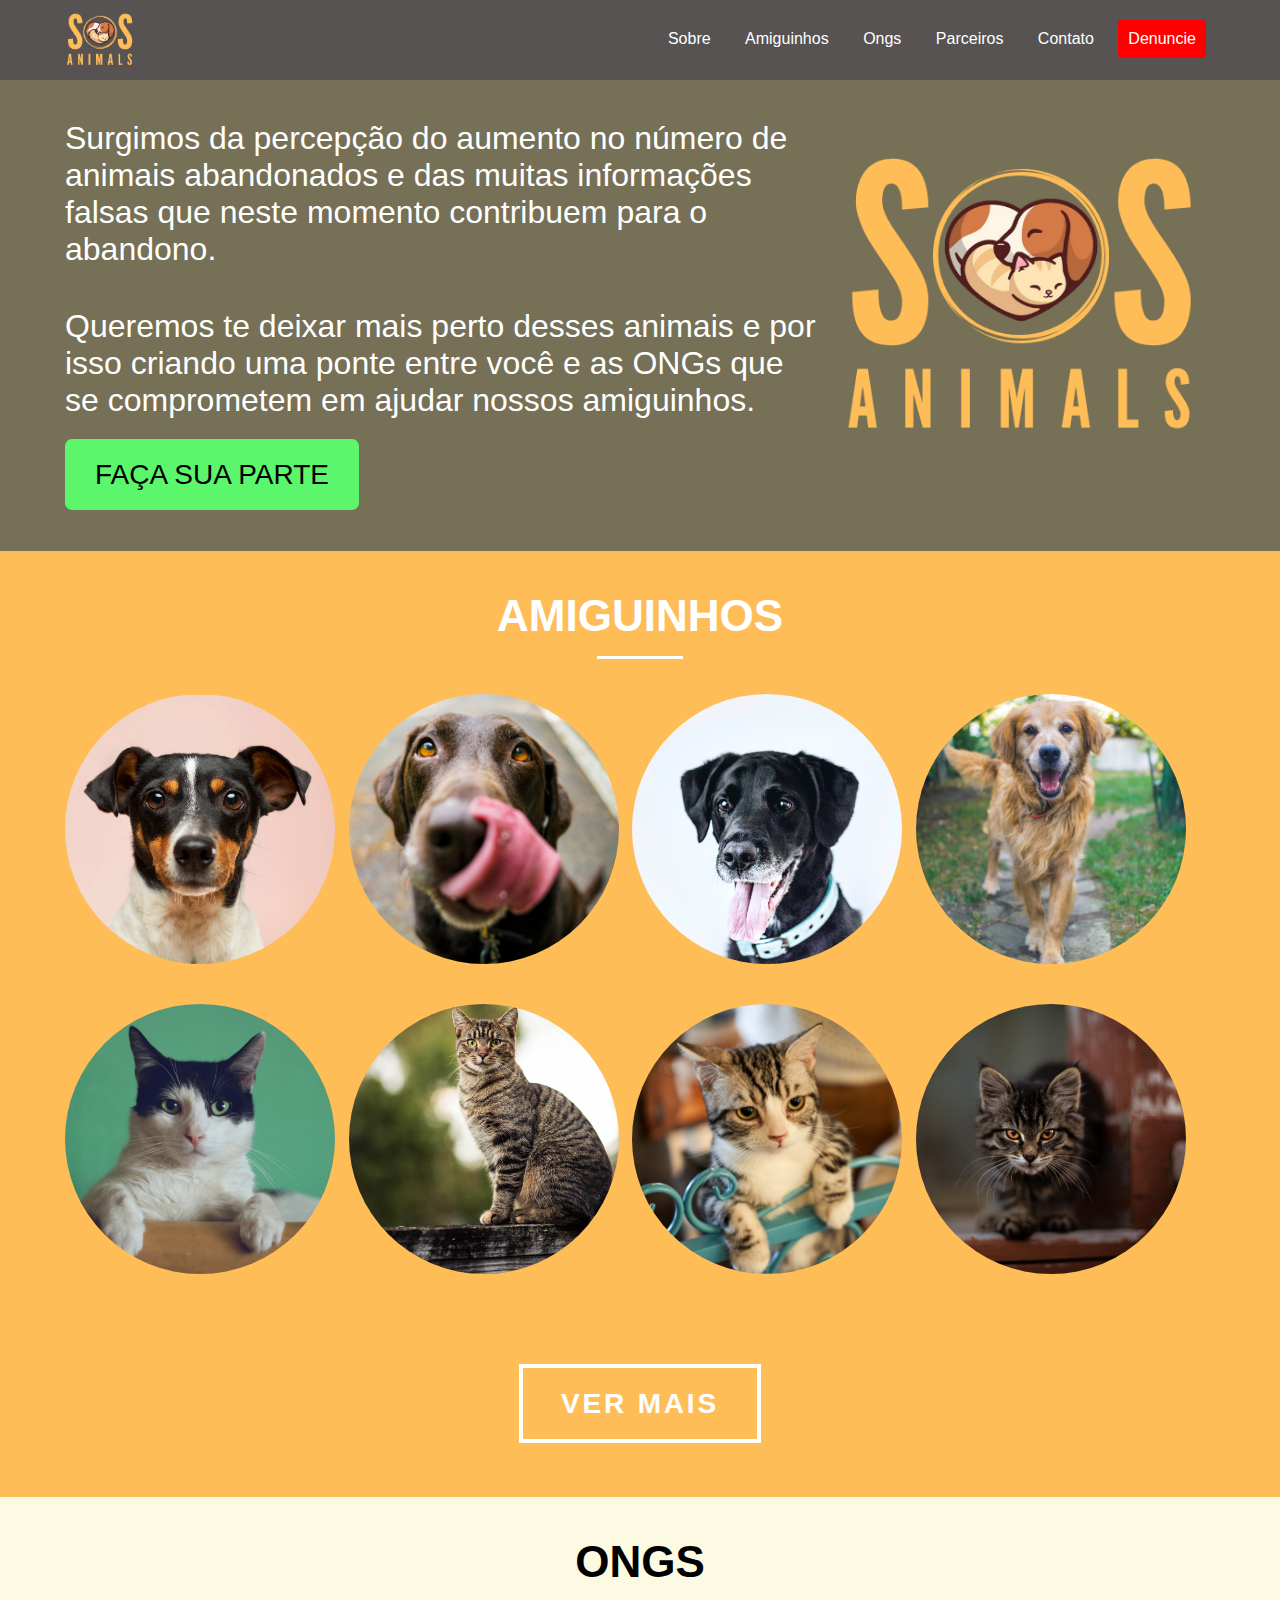
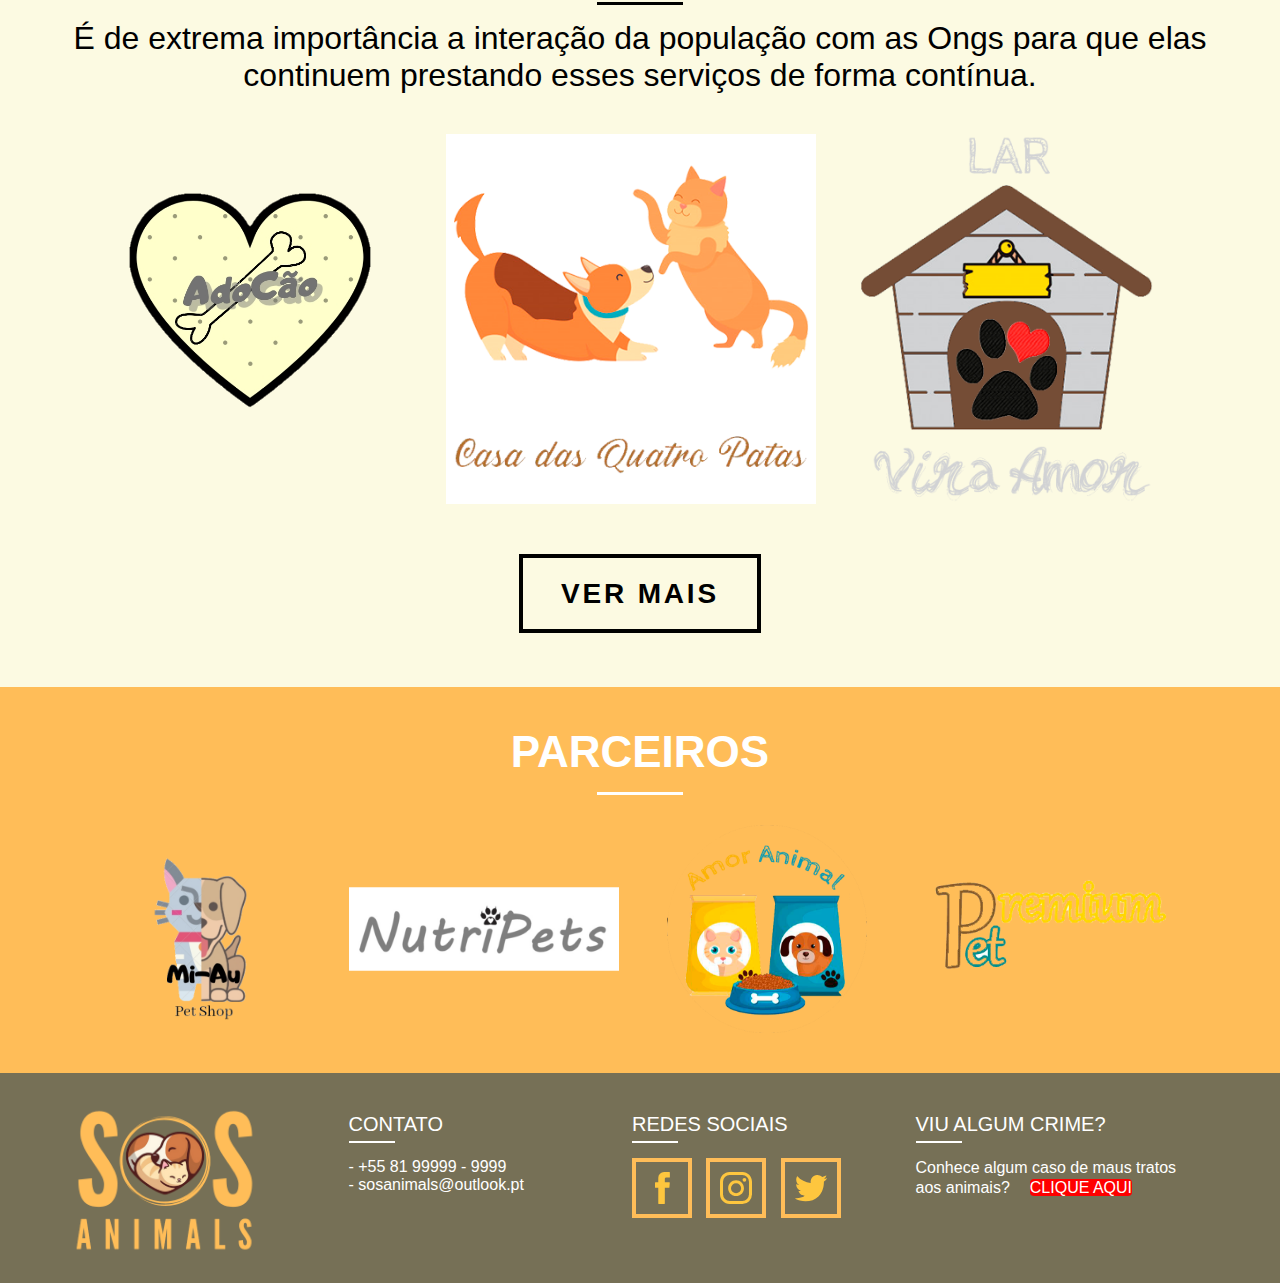
<file: index.html>
<!DOCTYPE html>
<html lang="pt-br">

<head>
  <title>SOS Animals</title>
  <meta charset="UTF-8">
  <meta name="viewport" content="width=device-width, initial-scale=1.0">

  <link rel="shortcut icon" href="favicon.ico">

  <link rel="stylesheet" href="css/grid.css">
  <link rel="stylesheet" href="css/style.css">


</head>

<body>
  <header class="menu">
    <div class="container">
      <div class="menu-logo grid-2">
        <a href="index.html">
          <img src="img/logo-menu.png" alt="logo">
        </a>
      </div>
      <nav class="menu-nav grid-10">
        <ul>
          <li><a href="index.html">Sobre</a></li>
          <li><a href="#amiguinhos">Amiguinhos</a></li>
          <li><a href="#ongs">Ongs</a></li>
          <li><a href="#parceiros">Parceiros</a></li>
          <li><a href="#contato">Contato</a></li>
          <li><a class="btn-denuncie" href="denuncie.html">Denuncie</a></li>
        </ul>
      </nav>
    </div>
  </header>

  <!-- SOBRE -->

  <section class="sobre">
    <div class="container">
      <div class="sobre-texto grid-8">
        <h3>Surgimos da percepção do aumento no número de animais abandonados e das muitas informações falsas que neste momento contribuem para o abandono.</h3>
        <h3>Queremos te deixar mais perto desses animais e por isso criando uma ponte entre você e as ONGs que se comprometem em ajudar nossos amiguinhos.</h3>
        <div class="btn-sobre"><a class="sobre-btn" href="#">Faça sua parte</a></div>
      </div>
      <div class="sobre-img grid-4">
        <img src="img/logo-grande.png" alt="SOS Animals Logo">
      </div>
    </div>
  </section>

  <!-- AMIGUINHOS -->

  <section id="amiguinhos" class="amiguinhos">
    <div class="container">
      <div class="amiguinhos-texto">
        <h2>Amiguinhos</h2>
      </div>
      <div class="amiguinhos-lista-cachorro">
        <ul>
          <li class="grid-3"><img src="img/dog1.png" alt="Fotos Amiguinhos"></li>
          <li class="grid-3"><img src="img/dog2.png" alt="Fotos Amiguinhos"></li>
          <li class="grid-3"><img src="img/dog3.png" alt="Fotos Amiguinhos"></li>
          <li class="grid-3"><img src="img/dog4.png" alt="Fotos Amiguinhos"></li>
        </ul>
      </div>
      <div class="amiguinhos-lista-gato">
        <ul>
          <li class="grid-3"><img src="img/gato1.png" alt="Fotos Amiguinhos"></li>
          <li class="grid-3"><img src="img/gato2.png" alt="Fotos Amiguinhos"></li>
          <li class="grid-3"><img src="img/gato3.png" alt="Fotos Amiguinhos"></li>
          <li class="grid-3"><img src="img/gato4.png" alt="Fotos Amiguinhos"></li>
        </ul>
      </div>
      <div class="btn-center"><a class="btn" href="amiguinhos.html">Ver mais</a></div>
    </div>
  </section>

  <!-- ONGS -->

  <section id="ongs" class="ongs">
    <div class="container">
      <div class="ongs-texto">
        <h2>Ongs</h2>
        <h3>É de extrema importância a interação da população com as Ongs para que elas continuem prestando esses serviços de forma contínua.</h3>
        <ul class="ongs-lista">
          <li class="grid-4"><img src="img/ong1.png" alt="Ong 1"></li>
          <li class="grid-4"><img src="img/ong2.png" alt="Ong 2"></li>
          <li class="grid-4"><img src="img/ong3.png" alt="Ong 3"></li>
        </ul>
        <div class="btn-center"><a class="btn-preto" href="index.html">Ver mais</a></div>
      </div>
    </div>
  </section>

  <!-- PARCEIROS -->

  <section id="parceiros" class="parceiros">
    <div class="container">
      <div>
        <h2>Parceiros</h2>
      </div>
      <div class="parceiros-lista">
        <ul>
          <li class="grid-3"><img src="img/parceiro1.png" alt="Parceiro 1"></li>
          <li class="grid-3"><img src="img/parceiro2.png" alt="Parceiro 2"></li>
          <li class="grid-3"><img src="img/parceiro3.png" alt="Parceiro 3"></li>
          <li class="grid-3"><img src="img/parceiro4.png" alt="Parceiro 4"></li>
        </ul>
      </div>
    </div>
  </section>

  <!-- FOOTER -->

  <footer id="contato" class="footer">
    <div class="container">
      <div class="logo-footer grid-3"><a href="index.html"><img src="img/logo-footer.png" alt="Logo SOS Animals"></a></div>

      <div class="contato-footer grid-3">
        <h4>Contato</h4>
        <ul>
          <li>- +55 81 99999 - 9999</li>
          <li>- sosanimals@outlook.pt</li>
        </ul>
      </div>

      <div class="redes-footer grid-3">
        <h4>Redes Sociais</h4>
        <ul>
          <li><a href="https://www.facebook.com/SOSAnimals-106178817755008/?ref=page_internal" target="_blank"><img src="img/redes-sociais/facebook.svg" alt="Facebook SOS Animals"></a></li>
          <li><a href="https://www.instagram.com/S.O.SAnimals_PE/" target="_blank"><img src="img/redes-sociais/instagram.svg" alt="Instagram SOS Animals"></a></li>
          <li><a href="https://twitter.com/SanimalsO" target="_blank"><img src="img/redes-sociais/twitter.svg" alt="Twitter SOS Animals"></a></li>
        </ul>
      </div>

      <div class="denuncia_footer grid-3">
        <h4>Viu algum crime?</h4>
        <p>Conhece algum caso de maus tratos aos animais?<a href="denuncie.html">Clique aqui</a></p>
      </div>

    </div>
  </footer>
</body>

</html>
</file>
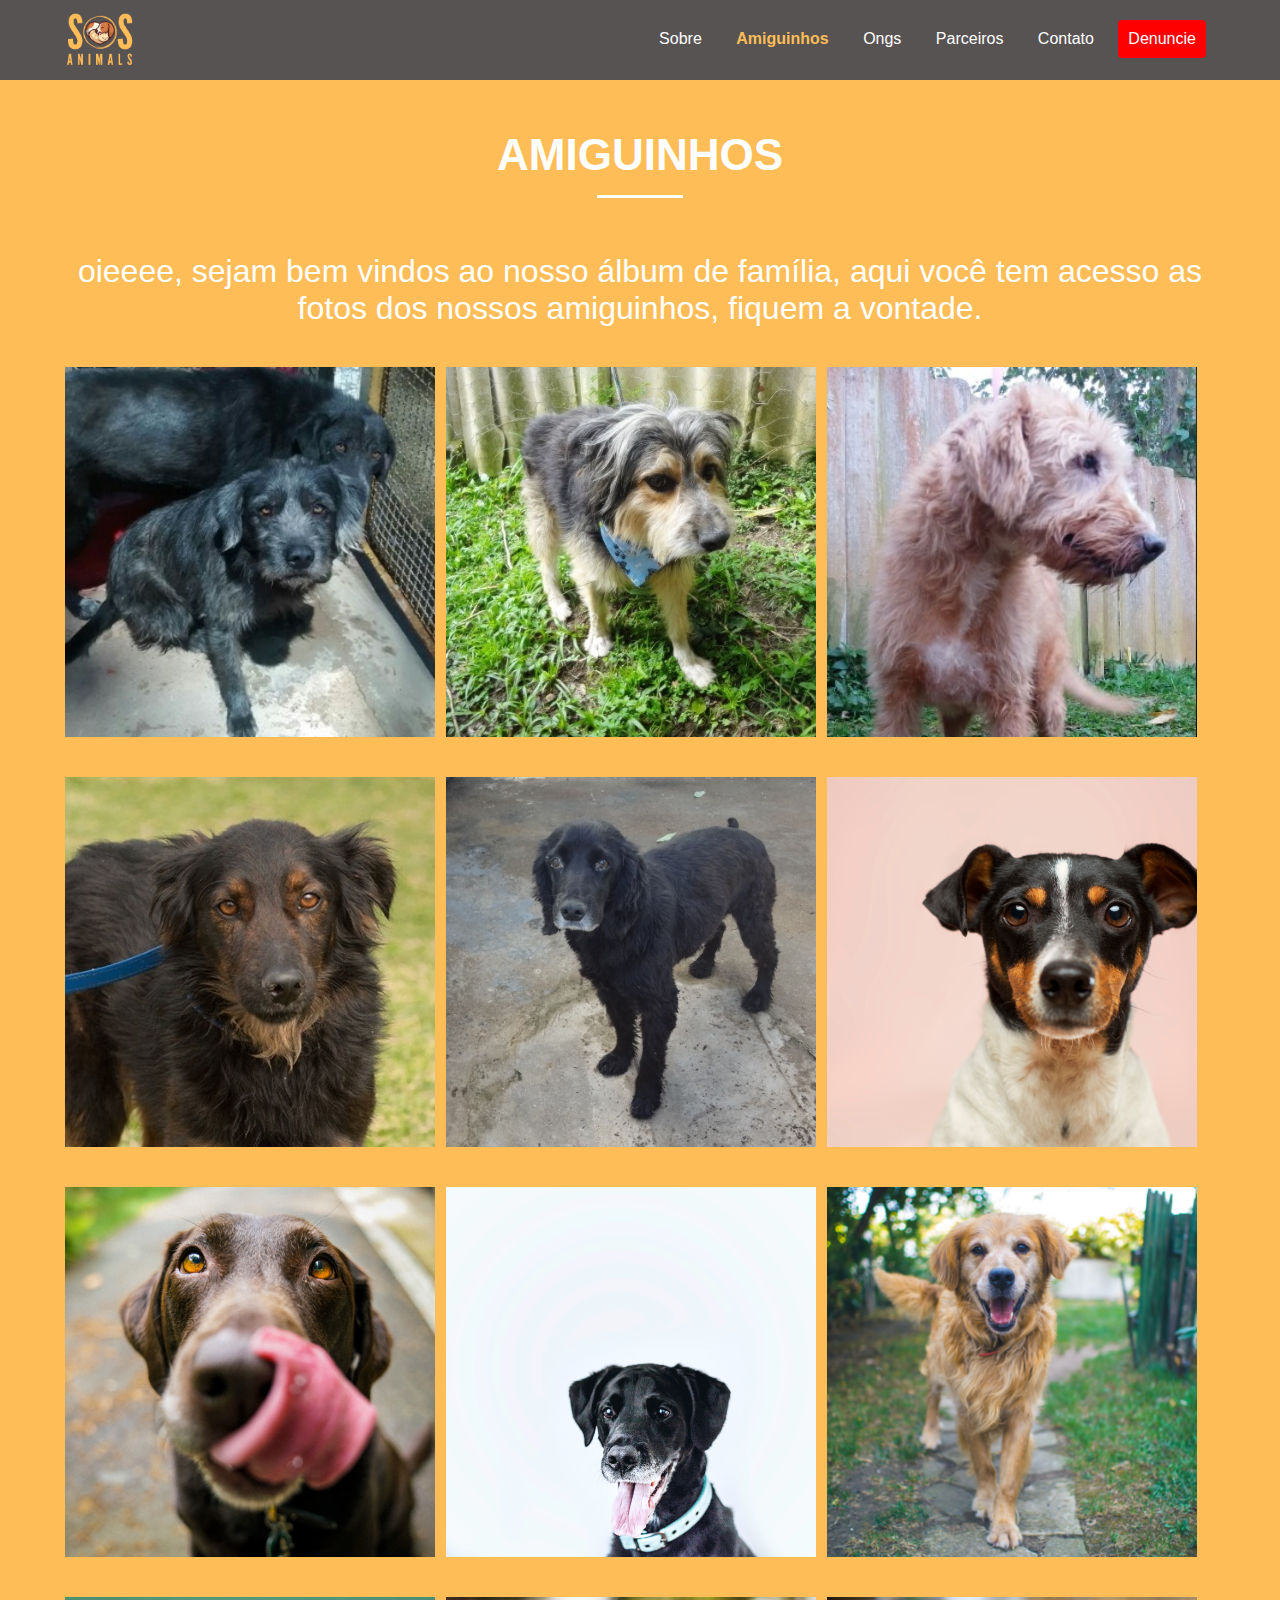
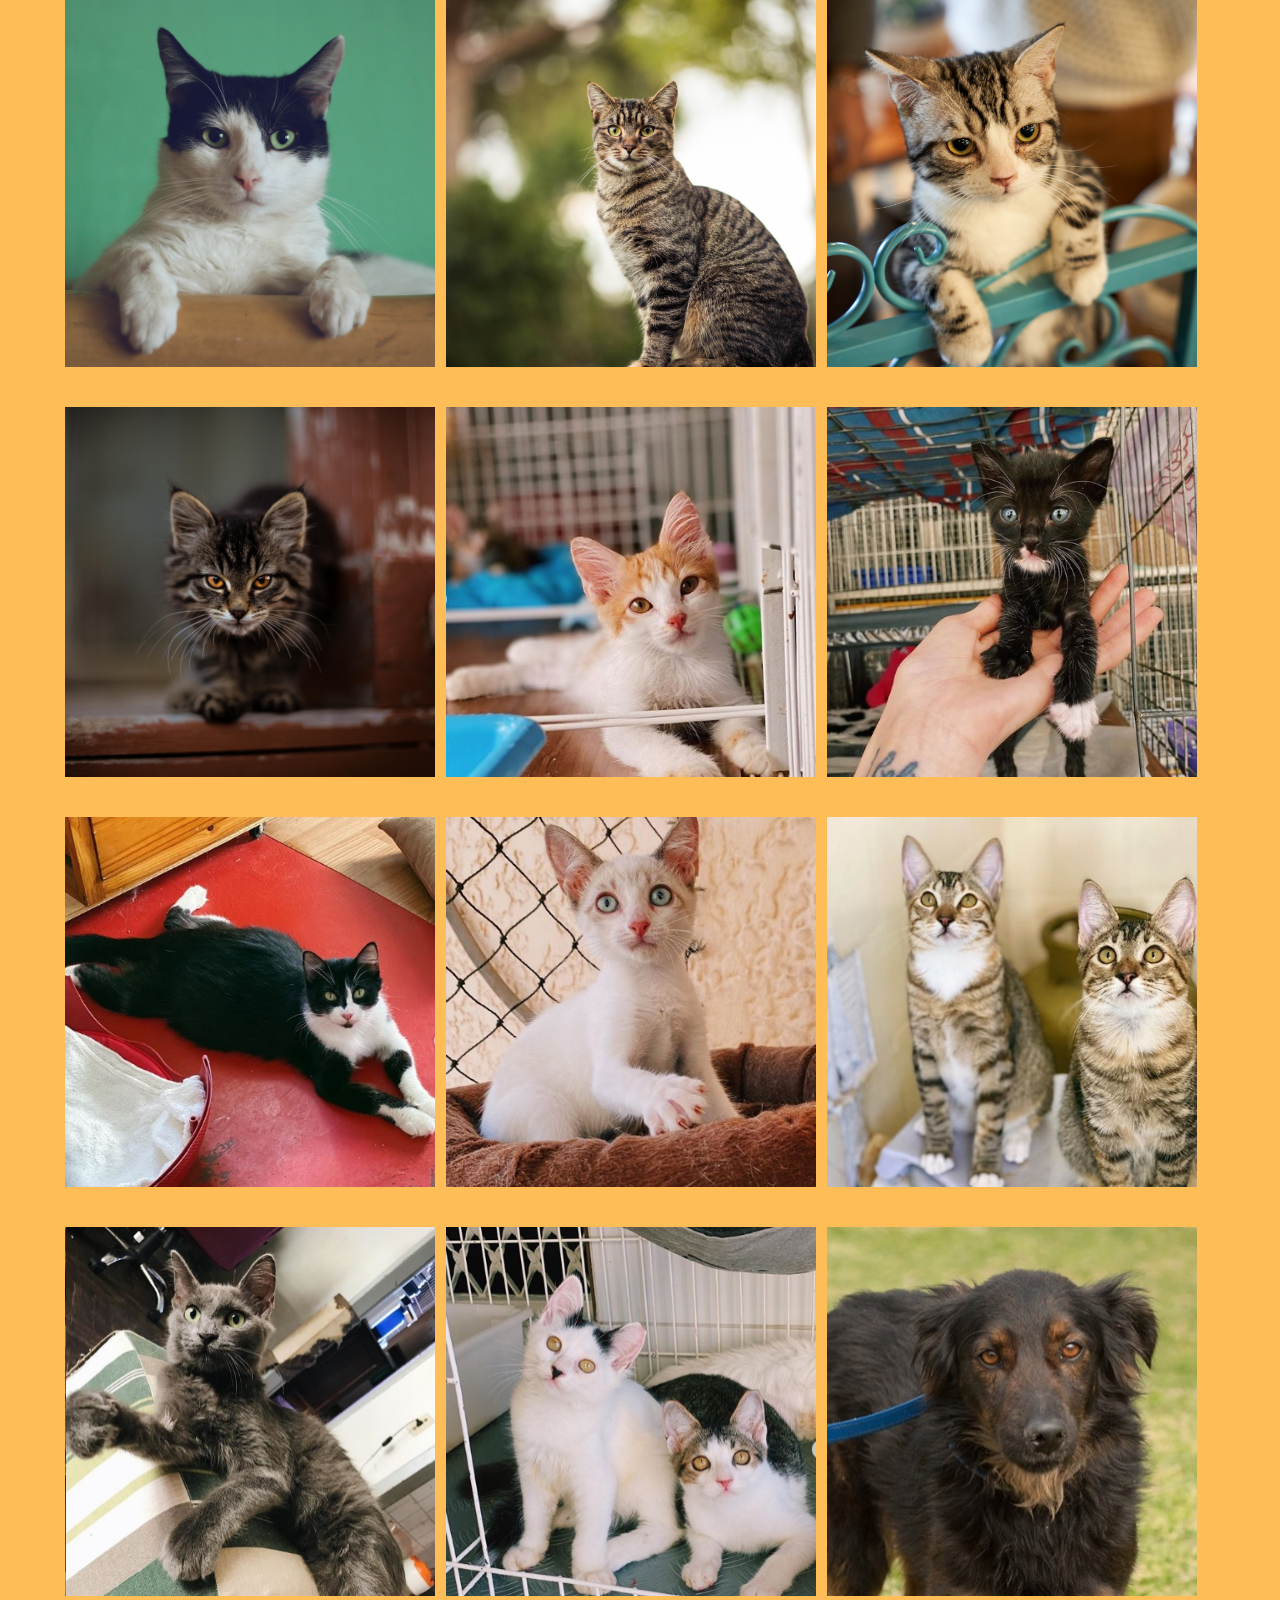
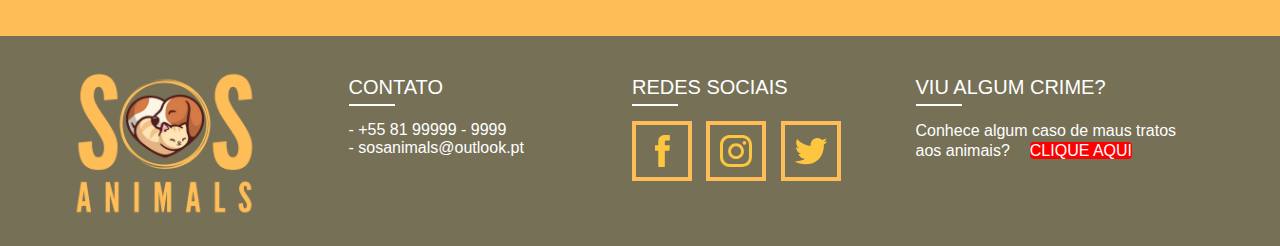
<file: amiguinhos.html>
<!DOCTYPE html>
<html lang="pt-br">

<head>
  <meta charset="UTF-8">
  <meta name="viewport" content="width=device-width, initial-scale=1.0">
  <title>Amiguinhos</title>

  <link rel="shortcut icon" href="favicon.ico">

  <link rel="stylesheet" href="css/grid.css">
  <link rel="stylesheet" href="css/style.css">
  <link rel="stylesheet" href="css/amiguinhos.css">

</head>

<body>
  <header class="menu">
    <div class="container">
      <div class="menu-logo grid-2">
        <a href="index.html">
          <img src="img/logo-menu.png" alt="logo">
        </a>
      </div>
      <nav class="menu-nav grid-10">
        <ul>
          <li><a href="index.html">Sobre</a></li>
          <li><a href="amiguinhos.html" class="menu-ativo">Amiguinhos</a></li>
          <li><a href="index.html#ongs">Ongs</a></li>
          <li><a href="index.html#parceiros">Parceiros</a></li>
          <li><a href="#contato">Contato</a></li>
          <li><a class="btn-denuncie" href="denuncie.html">Denuncie</a></li>
        </ul>
      </nav>
    </div>
  </header>


  <section class="amiguinhos" style="padding-top: 7%;">
    <div class="container">
      <div class="amiguinhos-texto">
        <h2>Amiguinhos</h2>
        <h3>oieeee, sejam bem vindos ao nosso álbum de família, aqui você tem acesso as fotos dos nossos amiguinhos, fiquem a vontade.</h3>
      </div>
      <div class="amiguinhos-lista-cachorro">
        <ul>
          <li class="grid-4"><img src="Imagens de Animais para adoção/Amigonaosecompra-1.png" alt="Fotos Amiguinhos"></li>
          <li class="grid-4"><img src="Imagens de Animais para adoção/Amigonaosecompra-2.png" alt="Fotos Amiguinhos"></li>
          <li class="grid-4"><img src="Imagens de Animais para adoção/Amigonaosecompra-3.png" alt="Fotos Amiguinhos"></li>
        </ul>
      </div>
      <div class="amiguinhos-lista-gato">
        <ul>
          <li class="grid-4"><img src="Imagens de Animais para adoção/Amigonaosecompra-4.png" alt="Fotos Amiguinhos"></li>
          <li class="grid-4"><img src="Imagens de Animais para adoção/Amigonaosecompra-5.png" alt="Fotos Amiguinhos"></li>
          <li class="grid-4"><img src="Imagens de Animais para adoção/Amigonaosecompra-6.png" alt="Fotos Amiguinhos"></li>
        </ul>
      </div>
      <div class="amiguinhos-lista-gato">
        <ul>
          <li class="grid-4"><img src="Imagens de Animais para adoção/Amigonaosecompra-7.png" alt="Fotos Amiguinhos"></li>
          <li class="grid-4"><img src="Imagens de Animais para adoção/Amigonaosecompra-8.png" alt="Fotos Amiguinhos"></li>
          <li class="grid-4"><img src="Imagens de Animais para adoção/Amigonaosecompra-9.png" alt="Fotos Amiguinhos"></li>
        </ul>
      </div>

      <div class="amiguinhos-lista-gato">
        <ul>
          <li class="grid-4"><img src="Imagens de Animais para adoção/Amigonaosecompra-10.png" alt="Fotos Amiguinhos"></li>
          <li class="grid-4"><img src="Imagens de Animais para adoção/Amigonaosecompra-11.png" alt="Fotos Amiguinhos"></li>
          <li class="grid-4"><img src="Imagens de Animais para adoção/Amigonaosecompra-12.png" alt="Fotos Amiguinhos"></li>
        </ul>
      </div>

      <div class="amiguinhos-lista-gato">
        <ul>
          <li class="grid-4"><img src="Imagens de Animais para adoção/Amigonaosecompra-13.png" alt="Fotos Amiguinhos"></li>
          <li class="grid-4"><img src="Imagens de Animais para adoção/Amigonaosecompra-14.png" alt="Fotos Amiguinhos"></li>
          <li class="grid-4"><img src="Imagens de Animais para adoção/Amigonaosecompra-15.png" alt="Fotos Amiguinhos"></li>
        </ul>
      </div>

      <div class="amiguinhos-lista-gato">
        <ul>
          <li class="grid-4"><img src="Imagens de Animais para adoção/Amigonaosecompra-16.png" alt="Fotos Amiguinhos"></li>
          <li class="grid-4"><img src="Imagens de Animais para adoção/Amigonaosecompra-17.png" alt="Fotos Amiguinhos"></li>
          <li class="grid-4"><img src="Imagens de Animais para adoção/Amigonaosecompra-18.png" alt="Fotos Amiguinhos"></li>
        </ul>
      </div>

      <div class="amiguinhos-lista-gato">
        <ul>
          <li class="grid-4"><img src="Imagens de Animais para adoção/Amigonaosecompra-19.png" alt="Fotos Amiguinhos"></li>
          <li class="grid-4"><img src="Imagens de Animais para adoção/Amigonaosecompra-20.png" alt="Fotos Amiguinhos"></li>
          <li class="grid-4"><img src="Imagens de Animais para adoção/Amigonaosecompra-4.png" alt="Fotos Amiguinhos"></li>
        </ul>
      </div>
    </div>
  </section>

  <!-- FOOTER -->

  <footer id="contato" class="footer">
    <div class="container">
      <div class="logo-footer grid-3"><a href="index.html"><img src="img/logo-footer.png" alt="Logo SOS Animals"></a></div>

      <div class="contato-footer grid-3">
        <h4>Contato</h4>
        <ul>
          <li>- +55 81 99999 - 9999</li>
          <li>- sosanimals@outlook.pt</li>
        </ul>
      </div>

      <div class="redes-footer grid-3">
        <h4>Redes Sociais</h4>
        <ul>
          <li><a href="https://www.facebook.com/SOSAnimals-106178817755008/?ref=page_internal" target="_blank"><img src="img/redes-sociais/facebook.svg" alt="Facebook SOS Animals"></a></li>
          <li><a href="https://www.instagram.com/S.O.SAnimals_PE/" target="_blank"><img src="img/redes-sociais/instagram.svg" alt="Instagram SOS Animals"></a></li>
          <li><a href="https://twitter.com/SanimalsO" target="_blank"><img src="img/redes-sociais/twitter.svg" alt="Twitter SOS Animals"></a></li>
        </ul>
      </div>

      <div class="denuncia_footer grid-3">
        <h4>Viu algum crime?</h4>
        <p>Conhece algum caso de maus tratos aos animais?<a href="denuncie.html">Clique aqui</a></p>
      </div>

    </div>
  </footer>
</body>

</html>
</file>
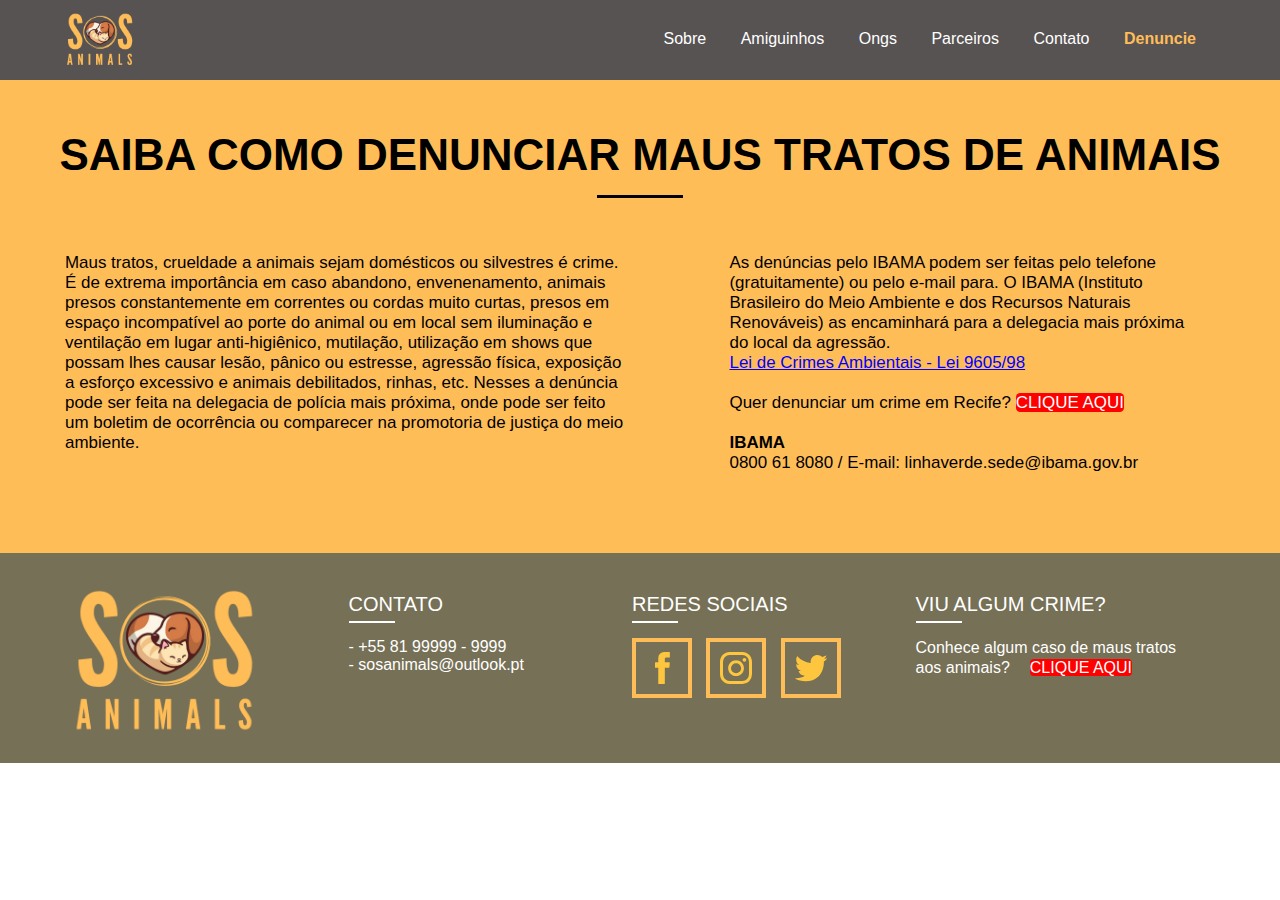
<file: denuncie.html>
<!DOCTYPE html>
<html lang="pt-br">

<head>
  <meta charset="UTF-8">
  <meta name="viewport" content="width=device-width, initial-scale=1.0">
  <title>Denuncie</title>

  <link rel="shortcut icon" href="favicon.ico">

  <link rel="stylesheet" href="css/grid.css">
  <link rel="stylesheet" href="css/style.css">
  <link rel="stylesheet" href="css/denuncie.css">
</head>

<body>
  <header class="menu">
    <div class="container">
      <div class="menu-logo grid-2">
        <a href="index.html">
          <img src="img/logo-menu.png" alt="logo">
        </a>
      </div>
      <nav class="menu-nav grid-10">
        <ul>
          <li><a href="index.html#sobre">Sobre</a></li>
          <li><a href="index.html#amiguinhos">Amiguinhos</a></li>
          <li><a href="index.html#ongs">Ongs</a></li>
          <li><a href="index.html#parceiros">Parceiros</a></li>
          <li><a href="#contato">Contato</a></li>
          <li><a href="denuncie.html" class="menu-ativo">Denuncie</a></li>
        </ul>
      </nav>
    </div>
  </header>

  <section class="denuncie" style="padding-top: 7%;">
    <div class="container">
      <div class="denuncia-texto">
        <h2>saiba como denunciar maus tratos de animais</h2>
        <h3 class="grid-6">Maus tratos, crueldade a animais sejam domésticos ou silvestres é crime. É de extrema importância em caso abandono, envenenamento, animais presos constantemente em correntes ou cordas muito curtas, presos em espaço incompatível ao porte do animal ou em local sem iluminação e ventilação em lugar anti-higiênico, mutilação, utilização em shows que possam lhes causar lesão, pânico ou estresse, agressão física, exposição a esforço excessivo e animais debilitados, rinhas, etc. Nesses a denúncia pode ser feita na delegacia de polícia mais próxima, onde pode ser feito um boletim de ocorrência ou comparecer na promotoria de justiça do meio ambiente. </h3>

        <h3 class="grid-1"> </h3>

        <h3 class="grid-5">As denúncias pelo IBAMA podem ser feitas pelo telefone (gratuitamente) ou pelo e-mail para. O IBAMA (Instituto Brasileiro do Meio Ambiente e dos Recursos Naturais Renováveis) as encaminhará para a delegacia mais próxima do local da agressão. <br>
          <a href="http://www.planalto.gov.br/ccivil_03/leis/l9605.htm" target="_blank">Lei de Crimes Ambientais - Lei 9605/98</a><br><br>
          Quer denunciar um crime em Recife? <a class="recife" href="http://www2.recife.pe.gov.br/servico/fiscalizacao-de-maus-tratos" target="_blank">Clique aqui</a> <br><br>
          <b>IBAMA</b> <br>
          0800 61 8080 / E-mail: linhaverde.sede@ibama.gov.br <br>
          <br><br>
        </h3>

      </div>


    </div>
  </section>

  <!-- FOOTER -->

  <footer id="contato" class="footer">
    <div class="container">
      <div class="logo-footer grid-3"><a href="index.html"><img src="img/logo-footer.png" alt="Logo SOS Animals"></a></div>

      <div class="contato-footer grid-3">
        <h4>Contato</h4>
        <ul>
          <li>- +55 81 99999 - 9999</li>
          <li>- sosanimals@outlook.pt</li>
        </ul>
      </div>

      <div class="redes-footer grid-3">
        <h4>Redes Sociais</h4>
        <ul>
          <li><a href="https://www.facebook.com/SOSAnimals-106178817755008/?ref=page_internal" target="_blank"><img src="img/redes-sociais/facebook.svg" alt="Facebook SOS Animals"></a></li>
          <li><a href="https://www.instagram.com/S.O.SAnimals_PE/" target="_blank"><img src="img/redes-sociais/instagram.svg" alt="Instagram SOS Animals"></a></li>
          <li><a href="https://twitter.com/SanimalsO" target="_blank"><img src="img/redes-sociais/twitter.svg" alt="Twitter SOS Animals"></a></li>
        </ul>
      </div>

      <div class="denuncia_footer grid-3">
        <h4>Viu algum crime?</h4>
        <p>Conhece algum caso de maus tratos aos animais?<a href="denuncie.html">Clique aqui</a></p>
      </div>

    </div>
  </footer>
</body>

</html>
</file>
<file: css/grid.css>
.container {
  max-width: 1170px;
  margin: 0 auto;
}

.container::after,
.container::before {
  content: "";
  display: table;
  clear: both;
}

.grid-1,
.grid-2,
.grid-3,
.grid-4,
.grid-5,
.grid-6,
.grid-7,
.grid-8,
.grid-9,
.grid-10,
.grid-11,
.grid-12 {
  margin-left: 10px;
  margin-right: 10px;
  float: left;
  display: block;
  margin-right: 1px;
}

.grid-1 {
  width: calc(8.333% - 20px);
}
.grid-2 {
  width: calc(16.666% - 20px);
}
.grid-3 {
  width: calc(25% - 20px);
}
.grid-4 {
  width: calc(33.333% - 20px);
}
.grid-5 {
  width: calc(41.666% - 20px);
}
.grid-6 {
  width: calc(50% - 20px);
}
.grid-7 {
  width: calc(58.333% - 20px);
}
.grid-8 {
  width: calc(66.666% - 20px);
}
.grid-9 {
  width: calc(75% - 20px);
}
.grid-10 {
  width: calc(83.333% - 20px);
}
.grid-11 {
  width: calc(91.666% - 20px);
}
.grid-12 {
  width: calc(100% - 20px);
}

@media (max-width: 739px) {
  .container {
    max-width: 300px;
  }
  .grid-1,
  .grid-2,
  .grid-3,
  .grid-4,
  .grid-5,
  .grid-6,
  .grid-7,
  .grid-8,
  .grid-9,
  .grid-10,
  .grid-11,
  .grid-12 {
    width: 100%;
    margin-left: 0px;
    margin-right: 0px;
    float: none;
  }
}
</file>
<file: css/amiguinhos.css>
/* AMIGUINHOS */
.amiguinhos {
  width: 100%;
  background: #ffbd58;
}

.amiguinhos h2 {
  text-transform: uppercase;
  text-align: center;
  font-size: 2.75em;
  font-weight: bold;
  color: #fff;
  padding: 40px 0;
}

.amiguinhos h2:after {
  content: "";
  display: block;
  width: 86px;
  height: 3px;
  background: #fff;
  margin: 15px auto 15px auto;
}

.amiguinhos h3 {
  color: #fff;
  font-weight: normal;
  font-size: 2em;
  text-align: center;
  padding-bottom: 40px;
}

.amiguinhos-lista-cachorro ul li {
  padding-bottom: 40px;
}

.amiguinhos-lista-gato ul li {
  padding-bottom: 40px;
}

@media (max-width: 739px) {
  .amiguinhos h2 {
    padding: 0px;
  }

  .amiguinhos h2:after {
    content: "";
    display: block;
    width: 86px;
    height: 3px;
    background: #fff;
    margin: 5px auto 15px auto;
  }
  .amiguinhos h3 {
    font-size: 1em;
    text-align: center;
    padding-bottom: 20px;
  }

  .amiguinhos-lista-cachorro ul li {
    padding-bottom: 20px;
  }

  .amiguinhos-lista-gato ul li {
    padding-bottom: 20px;
  }
}
</file>
<file: css/denuncie.css>
.denuncie {
  width: 100%;
  background: #ffbd58;
}

.denuncie h2 {
  text-transform: uppercase;
  text-align: center;
  font-size: 2.75em;
  font-weight: bold;
  color: #000;
  padding: 40px 0;
}

.denuncie h2:after {
  content: "";
  display: block;
  width: 86px;
  height: 3px;
  background: #000;
  margin: 15px auto 15px auto;
}

.denuncie h3 {
  color: #000;
  font-weight: normal;
  font-size: 1.06em;
  padding-bottom: 40px;
}

.denuncie h3 a {
  color: #0000ff;
  text-decoration: underline;
}

.denuncie h3 .recife {
  color: #fff;
  background-color: #ff0000;
  text-decoration: none;
  text-transform: uppercase;
  border-radius: 0.25em;
}

@media only screen and (max-width: 739px) {
  .denuncie h2 {
    padding: 0px;
    font-size: 2em;
  }

  .denuncie h2:after {
    content: "";
    display: block;
    width: 86px;
    height: 3px;
    background: #000;
    margin: 15px auto 15px auto;
  }

  .denuncie h3 {
    padding: 10px 0px 5px 0px;
  }
}
</file>
<file: css/style.css>
/* Reset */

body,
h1,
h2,
h3,
h4,
p,
ul {
  padding: 0px;
  margin: 0px;
}

a {
  text-decoration: none;
}

ul {
  list-style: none;
}

body {
  font-family: Arial, Georgia, serif;
  color: #575353;
}

* {
  box-sizing: border-box;
}

img {
  max-width: 100%;
  display: block;
}

/* Estilos Gerais */
.btn {
  border: 4px solid #fff;
  padding: 20px 38px;
  color: #fff;
  font-size: 28px;
  line-height: 20px;
  font-weight: bold;
  text-transform: uppercase;
  letter-spacing: 0.1em;
}
.btn:hover {
  color: #000;
  border-color: #000;
}

.btn-preto {
  border: 4px solid #000;
  padding: 20px 38px;
  color: #000;
  font-size: 28px;
  line-height: 20px;
  font-weight: bold;
  text-transform: uppercase;
  letter-spacing: 0.1em;
}
.btn-preto:hover {
  color: #ffbd58;
  border-color: #ffbd58;
}

.btn-center {
  text-align: center;
  clear: both;
  padding: 80px 0 80px 0;
}

.menu ul li a:hover {
  color: #ffbd58;
  font-weight: bold;
}

.menu .menu-nav ul li a.menu-ativo {
  color: #ffbd58;
  font-weight: bold;
}

.menu .menu-nav ul li a.btn-denuncie {
  background-color: #ff0000;
  border-radius: 0.25em;
}
.menu .menu-nav ul li a.btn-denuncie:hover {
  color: #000;
}

/* Menu */

.menu {
  background: #575353; /* cinza */
  padding: 5px 0;
  position: fixed;
  width: 100%;
}

.menu-logo {
  display: block;
  float: left;
  margin-left: 10px;
}

.menu-nav ul {
  float: right;
  padding: 15px 0;
}

.menu-nav ul li {
  display: inline-block;
}

.menu-nav a {
  display: block;
  padding: 10px;
  color: #fff;
  font-size: 1em;
  margin-left: 10px;
}

@media (max-width: 739px) {
  .menu {
    position: relative;
  }

  .menu img {
    margin: 0 auto 5px auto;
  }
  .menu-nav ul {
    float: none;
    text-align: center;
    padding: 0px;
  }
  .menu-nav ul li a {
    border: 3px solid #fff;
    width: 136px;
    display: block;
    float: left;
    margin: 5px;
    text-transform: uppercase;
    text-align: center;
  }
  .menu-nav ul li a {
    margin-left: 0px;
  }

  .menu-nav ul li a.menu-ativo {
    border-color: #ffbd58;
  }
}

/* SOBRE */

.sobre {
  width: 100%;
  background: #767056;
}

.sobre-texto {
  padding-top: 120px;
}
.sobre-texto h3 {
  color: #fff;
  font-weight: normal;
  font-size: 2em;
  padding-bottom: 40px;
}

.sobre-texto .sobre-btn {
  text-transform: uppercase;
  background: #5bf66b;
  color: #000;
  font-size: 1.75em;
  padding: 20px 30px;
  border-radius: 0.25em;
}

.sobre-texto .btn-sobre {
  padding-bottom: 60px;
}

.sobre-img {
  padding-top: 150px;
}

@media (max-width: 739px) {
  .sobre-texto {
    padding-top: 10px;
  }

  .sobre-texto h3 {
    text-align: center;
    font-size: 1em;
    padding-bottom: 20px;
  }

  .btn-sobre {
    text-align: center;
  }

  .sobre-texto .sobre-btn {
    font-weight: bold;
    text-transform: uppercase;
    background: #5bf66b;
    color: #000;
    font-size: 1em;
    padding: 15px 25px;
    border-radius: 0.25em;
  }

  .sobre-img {
    padding: 0px;
  }
}

/* AMIGUINHOS */
.amiguinhos {
  width: 100%;
  background: #ffbd58;
}

.amiguinhos h2 {
  text-transform: uppercase;
  text-align: center;
  font-size: 2.75em;
  font-weight: bold;
  color: #fff;
  padding: 40px 0 20px 0;
}

.amiguinhos h2:after {
  content: "";
  display: block;
  width: 86px;
  height: 3px;
  background: #fff;
  margin: 15px auto 15px auto;
}

.amiguinhos-lista-cachorro ul li {
  padding-bottom: 40px;
}

.amiguinhos-lista-gato ul li {
  padding-bottom: 40px;
}

@media (max-width: 739px) {
  .amiguinhos ul li img {
    margin: 0 auto;
  }

  .amiguinhos-lista-cachorro ul li {
    padding-bottom: 20px;
  }

  .amiguinhos-lista-gato ul li {
    padding-bottom: 20px;
  }

  .amiguinhos .btn-center {
    padding: 40px 0px 60px 0px;
  }
}

/* ONGS */
.ongs {
  width: 100%;
  background: #fcfae2;
}

.ongs h2 {
  text-transform: uppercase;
  text-align: center;
  font-size: 2.75em;
  font-weight: bold;
  color: #000;
  padding: 40px 0px 0px 0px;
}

.ongs h2:after {
  content: "";
  display: block;
  width: 86px;
  height: 3px;
  background: #000;
  margin: 15px auto;
}

.ongs h3 {
  color: #000;
  font-weight: normal;
  font-size: 2em;
  text-align: center;
  padding-bottom: 40px;
}

.ongs-lista li {
  cursor: pointer;
}

@media (max-width: 739px) {
  .ongs h3 {
    font-size: 1em;
    text-align: center;
    padding-bottom: 0px;
  }

  .ongs ul li img {
    margin: 0 auto;
    padding-bottom: 20px;
  }

  .ongs .btn-center {
    padding: 40px 0px 60px 0px;
  }
}

/* PARCEIROS */
.parceiros {
  width: 100%;
  background: #ffbd58;
}

.parceiros h2 {
  text-transform: uppercase;
  text-align: center;
  font-size: 2.75em;
  font-weight: bold;
  color: #fff;
  padding-top: 40px;
}

.parceiros h2:after {
  content: "";
  display: block;
  width: 86px;
  height: 3px;
  background: #fff;
  margin: 15px auto 30px auto;
}

.parceiros-lista ul li {
  padding-bottom: 40px;
}

@media (max-width: 739px) {
  .parceiros ul li {
    padding: 0px;
  }

  .parceiros-lista ul li img {
    margin: 0 auto;
  }
}

/* FOOTER */

.footer {
  width: 100%;
  background: #767056;
  color: #fff;
  padding: 20px 0 20px;
}

.footer h4 {
  text-transform: uppercase;
  font-size: 1.25em;
  font-weight: normal;
  padding-top: 20px;
}

.footer h4:after {
  content: "";
  display: block;
  width: 46px;
  height: 2px;
  background: #fff;
  margin: 5px 0 15px 0;
}
.contato-footer {
  font-size: 1em;
  font-weight: normal;
  color: #fff;
}

.redes-footer ul li {
  display: inline-block;
  margin-right: 10px;
}

.redes-footer ul li a {
  border: 4px solid #ffbd58;
  display: block;
  padding: 10px;
}

.redes-footer ul li a:hover {
  border-color: #fff;
}

.footer p {
  line-height: 1.25em;
  font-size: 1em;
  font-weight: normal;
}

.footer p a {
  text-transform: uppercase;
  font-weight: normal;
  color: #fff;
  background: #ff0000;
  margin-left: 20px;
  border-radius: 0.25em;
}

@media (max-width: 739px) {
  .footer h4 {
    text-align: center;
  }

  .footer h4:after {
    margin: 0 auto;
    padding: 0px;
  }

  .footer ul {
    padding-top: 15px;
    text-align: center;
  }

  .footer p {
    padding-top: 15px;
    text-align: center;
  }

  .logo-footer img {
    margin: 0 auto;
    padding: 0px;
  }
}
</file>
